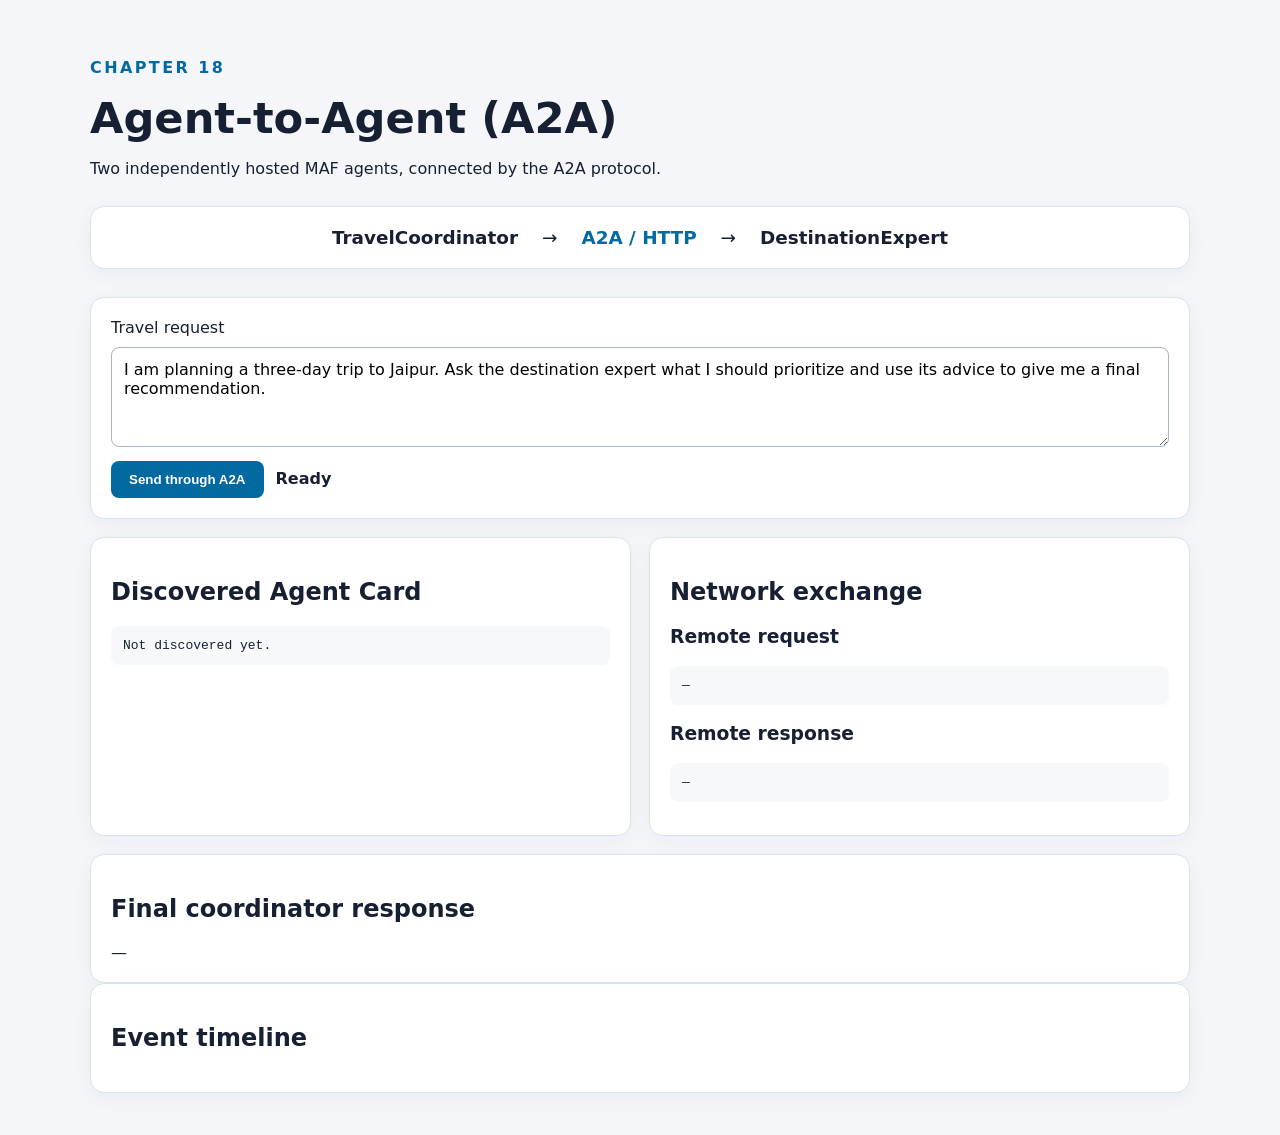
<file: chapter-08/src/TravelCoordinator.Api/wwwroot/index.html>
<!doctype html><html lang="en"><head><meta charset="utf-8"><meta name="viewport" content="width=device-width"><title>Agent-to-Agent (A2A)</title><link rel="stylesheet" href="styles.css"></head>
<body><main><p class="eyebrow">CHAPTER 18</p><h1>Agent-to-Agent (A2A)</h1><p>Two independently hosted MAF agents, connected by the A2A protocol.</p>
<section class="boundary"><strong>TravelCoordinator</strong><span>→</span><b>A2A / HTTP</b><span>→</span><strong>DestinationExpert</strong></section>
<section class="card"><label for="message">Travel request</label><textarea id="message">I am planning a three-day trip to Jaipur. Ask the destination expert what I should prioritize and use its advice to give me a final recommendation.</textarea><button id="send">Send through A2A</button><span id="status">Ready</span></section>
<section class="grid"><article><h2>Discovered Agent Card</h2><pre id="agentCard">Not discovered yet.</pre></article><article><h2>Network exchange</h2><h3>Remote request</h3><pre id="remoteRequest">—</pre><h3>Remote response</h3><pre id="remoteResponse">—</pre></article></section>
<section class="card"><h2>Final coordinator response</h2><div id="final">—</div></section><section class="card"><h2>Event timeline</h2><ol id="timeline"></ol></section></main><script src="app.js"></script></body></html>
</file>
<file: chapter-08/src/TravelCoordinator.Api/wwwroot/styles.css>
:root{font-family:Inter,"Segoe UI",system-ui,sans-serif;color:#172033;background:#f4f6fa;--primary:#0369a1;--line:#dbe2ed;--radius:14px;--shadow:0 5px 20px #1720330c}body{margin:0}main{max-width:1100px;margin:auto;padding:42px 22px}.eyebrow{color:var(--primary);font-weight:800;letter-spacing:.15em}h1{font-size:2.7rem;margin:.2rem 0}.boundary,.card,article{background:white;border:1px solid var(--line);border-radius:var(--radius);padding:20px;box-shadow:var(--shadow)}.boundary{display:flex;align-items:center;justify-content:center;gap:24px;margin:28px 0;font-size:1.15rem}.boundary b{color:var(--primary)}textarea{width:100%;box-sizing:border-box;min-height:100px;margin:10px 0;padding:12px;border:1px solid #a9b4c5;border-radius:8px;font:inherit}button{background:var(--primary);color:white;border:0;border-radius:8px;padding:11px 18px;font-weight:700;margin-right:12px;cursor:pointer}button:disabled{opacity:.55;cursor:default}.grid{display:grid;grid-template-columns:1fr 1fr;gap:18px;margin:18px 0}pre{white-space:pre-wrap;word-break:break-word;background:#f7f8fa;padding:12px;border-radius:8px}li{padding:6px}#status{font-weight:700}[data-status=Running]{color:#0369a1}[data-status=Completed]{color:#166534}[data-status=Failed]{color:#991b1b}[data-status=Waiting],[data-status=Pending]{color:#92400e}[data-status=Cancelled]{color:#475569}@media(max-width:700px){.grid{grid-template-columns:1fr}.boundary{flex-direction:column}}
</file>
